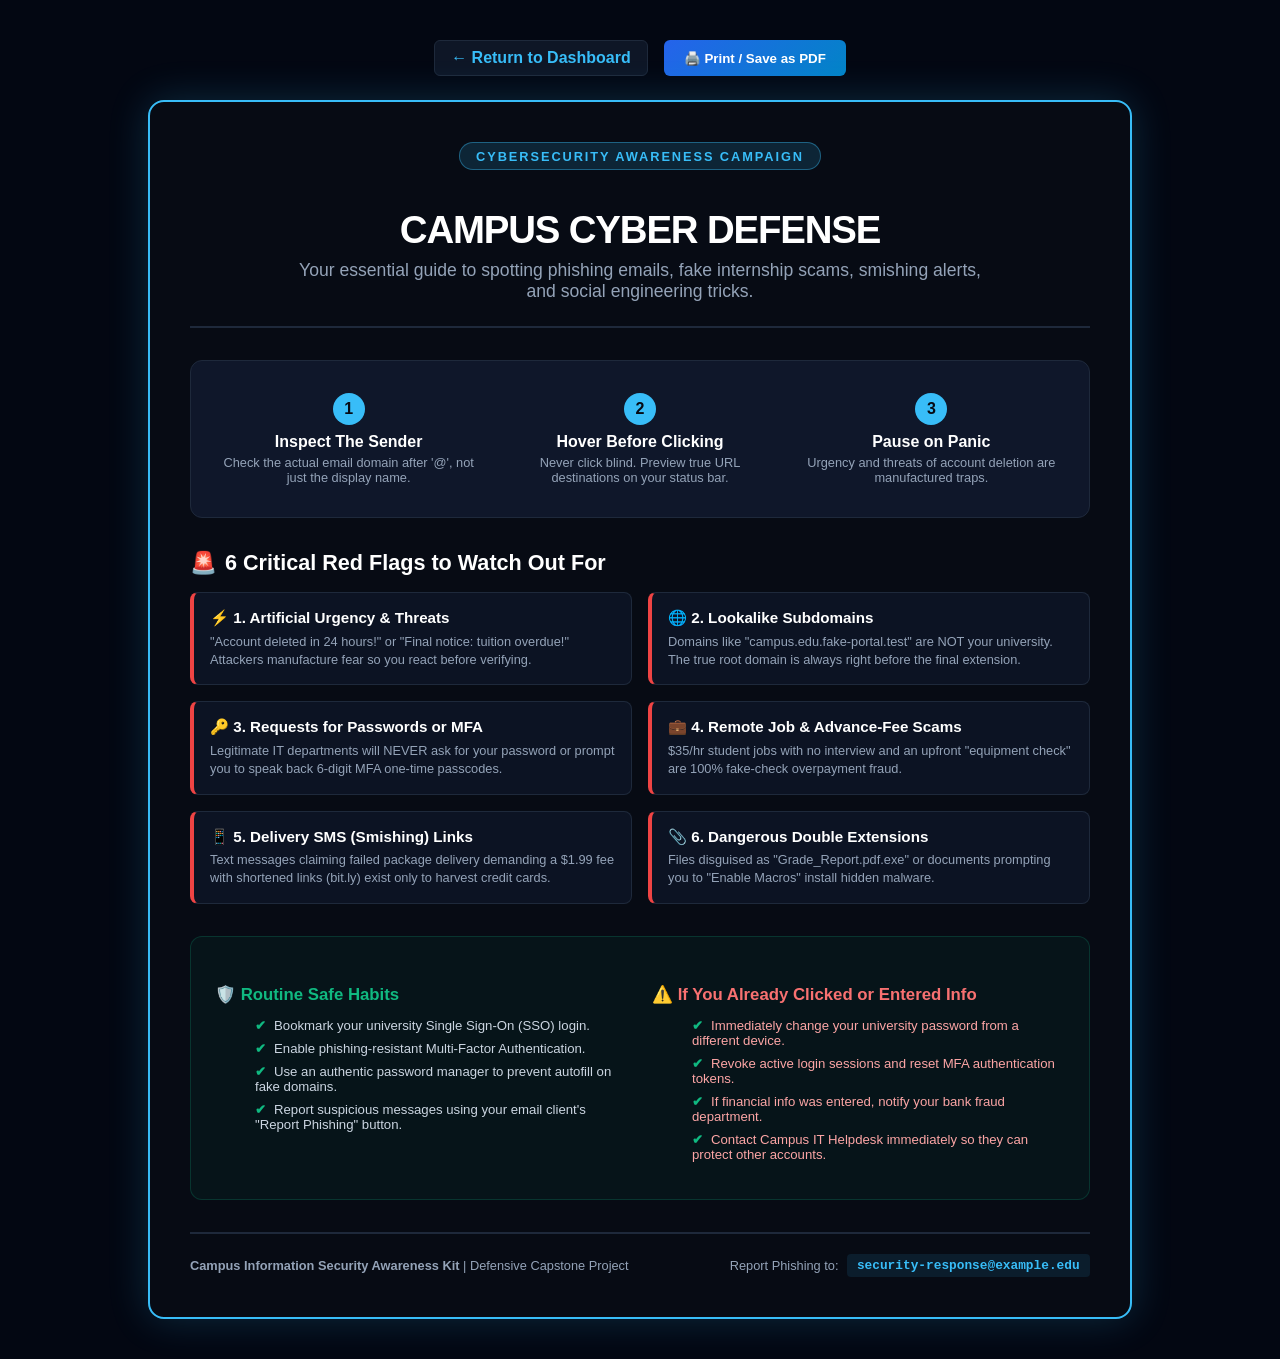
<file: templates/poster.html>
<!DOCTYPE html>
<html lang="en">
<head>
  <meta charset="UTF-8">
  <meta name="viewport" content="width=device-width, initial-scale=1.0">
  <title>Cybersecurity Awareness Poster & Infographic - AI Phishing Kit</title>
  <link rel="stylesheet" href="/static/css/poster.css">
</head>
<body class="poster-body">

  <div class="poster-toolbar">
    <a href="/" class="btn-back" style="color: #38bdf8; text-decoration: none; font-weight: 600; padding: 0.5rem 1rem; background: #0e1626; border: 1px solid #1e293b; border-radius: 6px;">
      ← Return to Dashboard
    </a>
    <button onclick="window.print()" style="background: linear-gradient(135deg, #2563eb, #0284c7); color: white; border: none; font-weight: 600; padding: 0.5rem 1.25rem; border-radius: 6px; cursor: pointer;">
      🖨️ Print / Save as PDF
    </button>
  </div>

  <div class="poster-container">
    <!-- Header -->
    <header class="poster-header">
      <div class="poster-tag">Cybersecurity Awareness Campaign</div>
      <h1 class="poster-title">CAMPUS CYBER DEFENSE</h1>
      <p class="poster-subtitle">
        Your essential guide to spotting phishing emails, fake internship scams, smishing alerts, and social engineering tricks.
      </p>
    </header>

    <!-- 3 Golden Rules -->
    <section class="golden-rules-bar">
      <div class="rule-box">
        <div class="rule-num">1</div>
        <div class="rule-title">Inspect The Sender</div>
        <div class="rule-desc">Check the actual email domain after '@', not just the display name.</div>
      </div>
      <div class="rule-box">
        <div class="rule-num">2</div>
        <div class="rule-title">Hover Before Clicking</div>
        <div class="rule-desc">Never click blind. Preview true URL destinations on your status bar.</div>
      </div>
      <div class="rule-box">
        <div class="rule-num">3</div>
        <div class="rule-title">Pause on Panic</div>
        <div class="rule-desc">Urgency and threats of account deletion are manufactured traps.</div>
      </div>
    </section>

    <!-- 6 Critical Red Flags -->
    <div class="infographic-section-title">
      <span>🚨</span> 6 Critical Red Flags to Watch Out For
    </div>

    <section class="red-flags-grid">
      <div class="flag-card">
        <div class="flag-header">⚡ 1. Artificial Urgency & Threats</div>
        <div class="flag-desc">
          "Account deleted in 24 hours!" or "Final notice: tuition overdue!" Attackers manufacture fear so you react before verifying.
        </div>
      </div>

      <div class="flag-card">
        <div class="flag-header">🌐 2. Lookalike Subdomains</div>
        <div class="flag-desc">
          Domains like "campus.edu.fake-portal.test" are NOT your university. The true root domain is always right before the final extension.
        </div>
      </div>

      <div class="flag-card">
        <div class="flag-header">🔑 3. Requests for Passwords or MFA</div>
        <div class="flag-desc">
          Legitimate IT departments will NEVER ask for your password or prompt you to speak back 6-digit MFA one-time passcodes.
        </div>
      </div>

      <div class="flag-card">
        <div class="flag-header">💼 4. Remote Job & Advance-Fee Scams</div>
        <div class="flag-desc">
          $35/hr student jobs with no interview and an upfront "equipment check" are 100% fake-check overpayment fraud.
        </div>
      </div>

      <div class="flag-card">
        <div class="flag-header">📱 5. Delivery SMS (Smishing) Links</div>
        <div class="flag-desc">
          Text messages claiming failed package delivery demanding a $1.99 fee with shortened links (bit.ly) exist only to harvest credit cards.
        </div>
      </div>

      <div class="flag-card">
        <div class="flag-header">📎 6. Dangerous Double Extensions</div>
        <div class="flag-desc">
          Files disguised as "Grade_Report.pdf.exe" or documents prompting you to "Enable Macros" install hidden malware.
        </div>
      </div>
    </section>

    <!-- Action Steps -->
    <section class="action-steps-grid">
      <div class="action-column">
        <h4>🛡️ Routine Safe Habits</h4>
        <ul class="action-list">
          <li>Bookmark your university Single Sign-On (SSO) login.</li>
          <li>Enable phishing-resistant Multi-Factor Authentication.</li>
          <li>Use an authentic password manager to prevent autofill on fake domains.</li>
          <li>Report suspicious messages using your email client's "Report Phishing" button.</li>
        </ul>
      </div>

      <div class="action-column">
        <h4 style="color: #f87171;">⚠️ If You Already Clicked or Entered Info</h4>
        <ul class="action-list" style="color: #fca5a5;">
          <li>Immediately change your university password from a different device.</li>
          <li>Revoke active login sessions and reset MFA authentication tokens.</li>
          <li>If financial info was entered, notify your bank fraud department.</li>
          <li>Contact Campus IT Helpdesk immediately so they can protect other accounts.</li>
        </ul>
      </div>
    </section>

    <!-- Footer -->
    <footer class="poster-footer">
      <div>
        <strong>Campus Information Security Awareness Kit</strong> | Defensive Capstone Project
      </div>
      <div class="poster-contact-block">
        <span>Report Phishing to:</span>
        <span class="contact-pill">security-response@example.edu</span>
      </div>
    </footer>
  </div>

</body>
</html>
</file>
<file: static/css/poster.css>
/* ===================================================================
   CYBERSECURITY AWARENESS POSTER & INFOGRAPHIC STYLESHEET
   Optimized for on-screen display, high-DPI rendering, and print/PDF export
   =================================================================== */

@page {
  size: A4 portrait;
  margin: 1cm;
}

:root {
  --poster-bg: #070b14;
  --poster-surface: #0f172a;
  --poster-border: #1e293b;
  --poster-primary: #38bdf8;
  --poster-danger: #ef4444;
  --poster-warning: #f59e0b;
  --poster-success: #10b981;
  --poster-text: #f8fafc;
  --poster-muted: #94a3b8;
}

body.poster-body {
  background-color: #030712;
  color: var(--poster-text);
  font-family: -apple-system, BlinkMacSystemFont, "Segoe UI", Roboto, sans-serif;
  padding: 2rem 1rem;
  display: flex;
  flex-direction: column;
  align-items: center;
}

.poster-toolbar {
  margin-bottom: 1.5rem;
  display: flex;
  gap: 1rem;
}

.poster-container {
  width: 100%;
  max-width: 900px;
  background: var(--poster-bg);
  border: 2px solid var(--poster-primary);
  border-radius: 16px;
  padding: 2.5rem;
  box-shadow: 0 0 40px rgba(56, 189, 248, 0.2);
  position: relative;
  overflow: hidden;
}

/* Header Banner */
.poster-header {
  border-bottom: 2px solid var(--poster-border);
  padding-bottom: 1.5rem;
  margin-bottom: 2rem;
  text-align: center;
  position: relative;
}

.poster-tag {
  display: inline-block;
  font-size: 0.8rem;
  font-weight: 800;
  letter-spacing: 0.15em;
  text-transform: uppercase;
  color: var(--poster-primary);
  background: rgba(56, 189, 248, 0.15);
  border: 1px solid rgba(56, 189, 248, 0.4);
  padding: 0.35rem 1rem;
  border-radius: 9999px;
  margin-bottom: 0.75rem;
}

.poster-title {
  font-size: 2.4rem;
  font-weight: 900;
  letter-spacing: -0.03em;
  color: #ffffff;
  line-height: 1.15;
  margin-bottom: 0.5rem;
}

.poster-subtitle {
  font-size: 1.1rem;
  color: var(--poster-muted);
  max-width: 700px;
  margin: 0 auto;
}

/* The 3 Golden Rules Bar */
.golden-rules-bar {
  display: grid;
  grid-template-columns: repeat(3, 1fr);
  gap: 1rem;
  background: var(--poster-surface);
  border: 1px solid var(--poster-border);
  border-radius: 12px;
  padding: 1.25rem;
  margin-bottom: 2rem;
}

.rule-box {
  text-align: center;
  padding: 0.75rem;
}

.rule-num {
  width: 32px;
  height: 32px;
  background: var(--poster-primary);
  color: #070b14;
  font-weight: 900;
  border-radius: 50%;
  display: inline-flex;
  align-items: center;
  justify-content: center;
  margin-bottom: 0.5rem;
}

.rule-title {
  font-weight: 800;
  font-size: 1rem;
  color: #ffffff;
  margin-bottom: 0.25rem;
}

.rule-desc {
  font-size: 0.8rem;
  color: var(--poster-muted);
}

/* Red Flags Grid */
.infographic-section-title {
  font-size: 1.35rem;
  font-weight: 800;
  color: #ffffff;
  margin-bottom: 1rem;
  display: flex;
  align-items: center;
  gap: 0.5rem;
}

.infographic-section-title span {
  color: var(--poster-danger);
}

.red-flags-grid {
  display: grid;
  grid-template-columns: repeat(2, 1fr);
  gap: 1rem;
  margin-bottom: 2rem;
}

.flag-card {
  background: rgba(15, 23, 42, 0.7);
  border: 1px solid var(--poster-border);
  border-left: 4px solid var(--poster-danger);
  border-radius: 8px;
  padding: 1rem;
}

.flag-header {
  font-weight: 700;
  font-size: 0.95rem;
  color: #ffffff;
  margin-bottom: 0.35rem;
  display: flex;
  align-items: center;
  gap: 0.4rem;
}

.flag-desc {
  font-size: 0.8rem;
  color: var(--poster-muted);
  line-height: 1.4;
}

/* Emergency Action Steps Box */
.action-steps-grid {
  display: grid;
  grid-template-columns: 1fr 1fr;
  gap: 1.5rem;
  background: rgba(16, 185, 129, 0.05);
  border: 1px solid rgba(16, 185, 129, 0.2);
  border-radius: 12px;
  padding: 1.5rem;
  margin-bottom: 2rem;
}

.action-column h4 {
  font-size: 1.05rem;
  color: var(--poster-success);
  margin-bottom: 0.75rem;
  display: flex;
  align-items: center;
  gap: 0.5rem;
}

.action-list {
  list-style: none;
  font-size: 0.825rem;
  color: #cbd5e1;
  display: flex;
  flex-direction: column;
  gap: 0.5rem;
}

.action-list li::before {
  content: "✔";
  color: var(--poster-success);
  font-weight: bold;
  margin-right: 0.5rem;
}

/* Poster Footer */
.poster-footer {
  border-top: 2px solid var(--poster-border);
  padding-top: 1.25rem;
  display: flex;
  align-items: center;
  justify-content: space-between;
  font-size: 0.8rem;
  color: var(--poster-muted);
}

.poster-contact-block {
  display: flex;
  align-items: center;
  gap: 0.5rem;
}

.contact-pill {
  background: rgba(56, 189, 248, 0.1);
  color: var(--poster-primary);
  padding: 0.25rem 0.65rem;
  border-radius: 4px;
  font-weight: 600;
  font-family: monospace;
}

/* Responsive Mobile Overrides */
@media (max-width: 768px) {
  .poster-container {
    padding: 1.25rem;
  }

  .poster-title {
    font-size: 1.75rem;
  }

  .poster-subtitle {
    font-size: 0.95rem;
  }

  .golden-rules-bar {
    grid-template-columns: 1fr;
    gap: 0.75rem;
  }

  .red-flags-grid {
    grid-template-columns: 1fr;
    gap: 0.75rem;
  }

  .action-steps-grid {
    grid-template-columns: 1fr;
    gap: 1rem;
    padding: 1rem;
  }

  .poster-footer {
    flex-direction: column;
    text-align: center;
    gap: 0.75rem;
  }
}

/* Print Overrides */
@media print {
  body.poster-body {
    background-color: #ffffff;
    color: #0f172a;
    padding: 0;
  }

  .poster-toolbar {
    display: none !important;
  }

  .poster-container {
    max-width: 100%;
    border: 2px solid #0284c7;
    box-shadow: none;
    background: #ffffff;
    color: #0f172a;
    padding: 1.5rem;
  }

  .poster-title { color: #0f172a; font-size: 2rem; }
  .poster-subtitle { color: #475569; }
  .golden-rules-bar { background: #f8fafc; border-color: #cbd5e1; }
  .rule-title { color: #0f172a; }
  .rule-desc { color: #475569; }
  .infographic-section-title { color: #0f172a; }
  .flag-card { background: #f8fafc; border-color: #e2e8f0; border-left: 4px solid #dc2626; }
  .flag-header { color: #0f172a; }
  .flag-desc { color: #475569; }
  .action-steps-grid { background: #f0fdf4; border-color: #bbf7d0; }
  .action-column h4 { color: #15803d; }
  .action-list { color: #1e293b; }
  .poster-footer { border-color: #cbd5e1; color: #64748b; }
  .contact-pill { background: #e0f2fe; color: #0369a1; }
}
</file>
